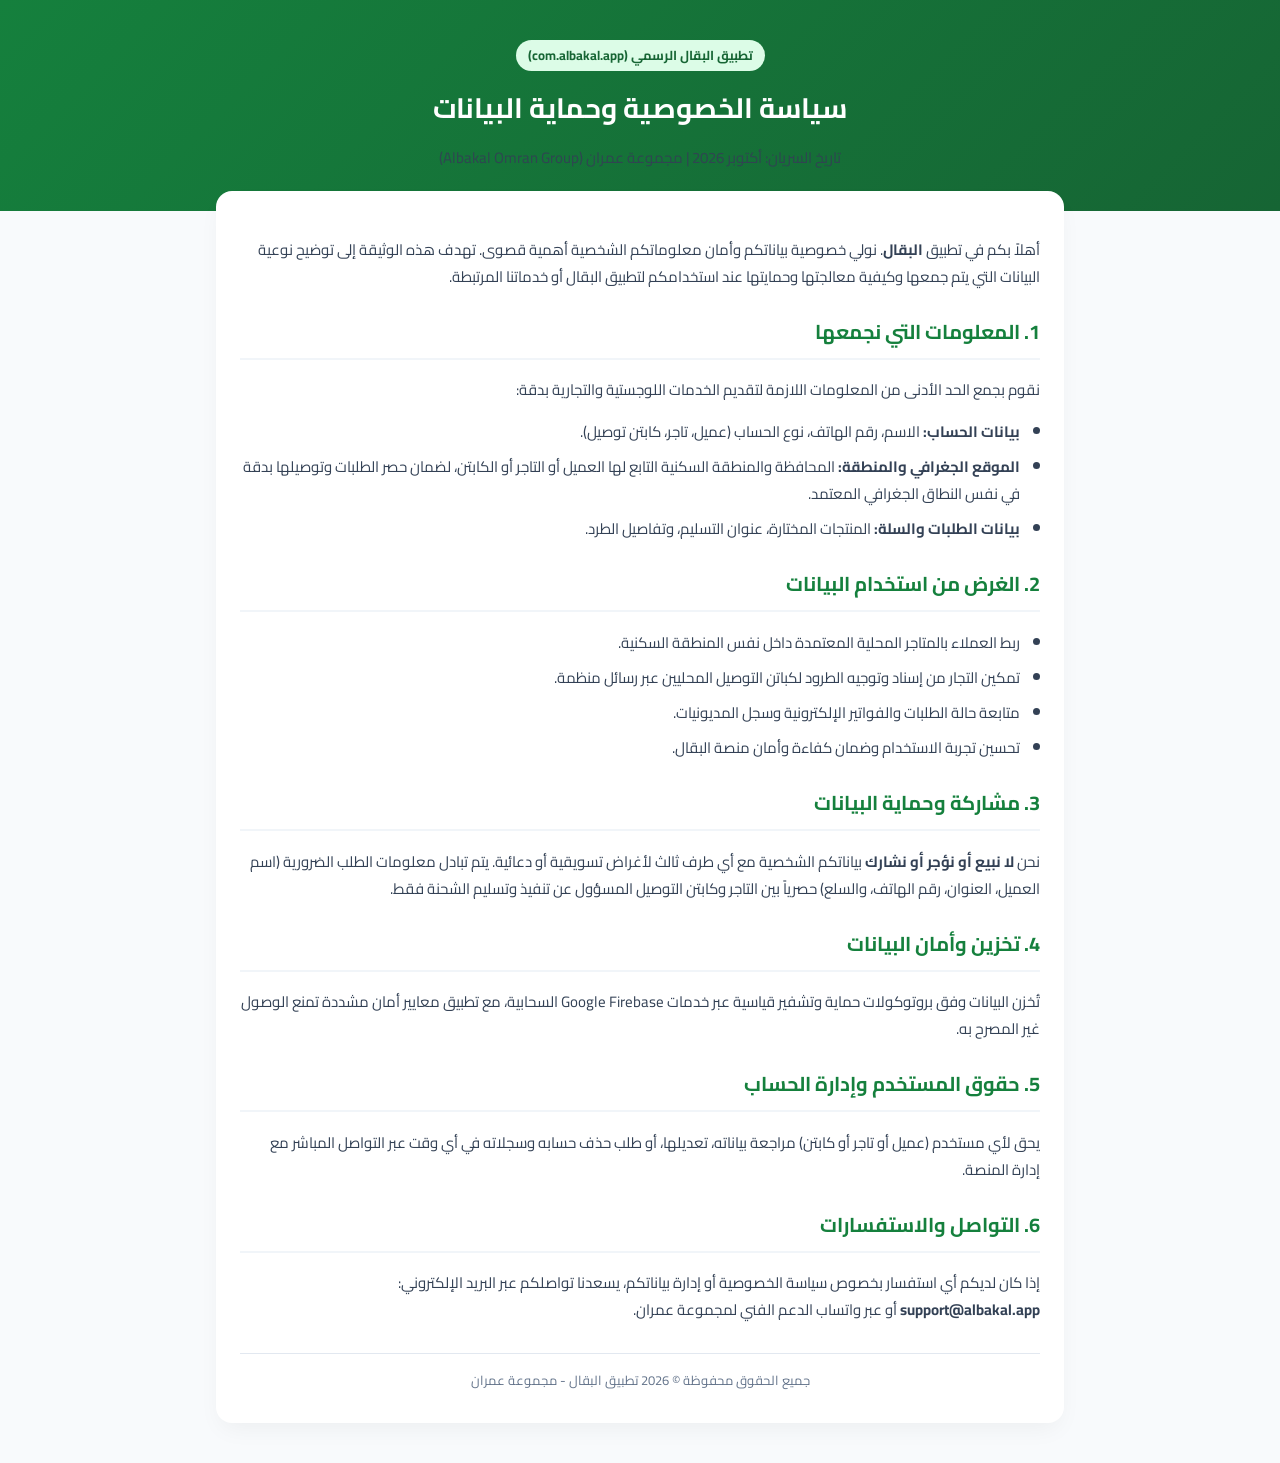
<file: privacy.html>
<!DOCTYPE html>
<html lang="ar" dir="rtl">
<head>
  <meta charset="UTF-8">
  <meta name="viewport" content="width=device-width, initial-scale=1.0">
  <title>سياسة الخصوصية - تطبيق البقال | Albakal</title>
  <link href="https://fonts.googleapis.com/css2?family=Cairo:wght@400;600;700;800&display=swap" rel="stylesheet">
  <style>
    body {
      font-family: 'Cairo', sans-serif;
      background-color: #f8fafc;
      color: #1e293b;
      line-height: 1.8;
      margin: 0;
      padding: 0;
    }
    .header {
      background: linear-gradient(135deg, #15803d 0%, #166534 100%);
      color: white;
      padding: 40px 20px;
      text-align: center;
    }
    .header h1 {
      margin: 0 0 10px 0;
      font-size: 28px;
    }
    .header p {
      margin: 0;
      opacity: 0.9;
      font-size: 15px;
    }
    .container {
      max-width: 800px;
      margin: -20px auto 40px auto;
      background: white;
      border-radius: 16px;
      box-shadow: 0 10px 25px -5px rgba(0, 0, 0, 0.05);
      padding: 30px 24px;
    }
    h2 {
      color: #15803d;
      font-size: 20px;
      border-bottom: 2px solid #f1f5f9;
      padding-bottom: 8px;
      margin-top: 24px;
    }
    p, ul {
      font-size: 15px;
      color: #334155;
    }
    ul {
      padding-right: 20px;
    }
    li {
      margin-bottom: 8px;
    }
    .badge {
      display: inline-block;
      background: #dcfce7;
      color: #166534;
      padding: 4px 12px;
      border-radius: 999px;
      font-weight: 700;
      font-size: 13px;
      margin-bottom: 12px;
    }
    .footer {
      text-align: center;
      font-size: 13px;
      color: #64748b;
      margin-top: 30px;
      padding-top: 15px;
      border-top: 1px solid #e2e8f0;
    }
  </style>
</head>
<body>
  <div class="header">
    <div class="badge">تطبيق البقال الرسمي (com.albakal.app)</div>
    <h1>سياسة الخصوصية وحماية البيانات</h1>
    <p>تاريخ السريان: أكتوبر 2026 | مجموعة عمران (Albakal Omran Group)</p>
  </div>

  <div class="container">
    <p>
      أهلاً بكم في تطبيق <strong>البقال</strong>. نولي خصوصية بياناتكم وأمان معلوماتكم الشخصية أهمية قصوى. تهدف هذه الوثيقة إلى توضيح نوعية البيانات التي يتم جمعها وكيفية معالجتها وحمايتها عند استخدامكم لتطبيق البقال أو خدماتنا المرتبطة.
    </p>

    <h2>1. المعلومات التي نجمعها</h2>
    <p>نقوم بجمع الحد الأدنى من المعلومات اللازمة لتقديم الخدمات اللوجستية والتجارية بدقة:</p>
    <ul>
      <li><strong>بيانات الحساب:</strong> الاسم، رقم الهاتف، نوع الحساب (عميل، تاجر، كابتن توصيل).</li>
      <li><strong>الموقع الجغرافي والمنطقة:</strong> المحافظة والمنطقة السكنية التابع لها العميل أو التاجر أو الكابتن، لضمان حصر الطلبات وتوصيلها بدقة في نفس النطاق الجغرافي المعتمد.</li>
      <li><strong>بيانات الطلبات والسلة:</strong> المنتجات المختارة، عنوان التسليم، وتفاصيل الطرد.</li>
    </ul>

    <h2>2. الغرض من استخدام البيانات</h2>
    <ul>
      <li>ربط العملاء بالمتاجر المحلية المعتمدة داخل نفس المنطقة السكنية.</li>
      <li>تمكين التجار من إسناد وتوجيه الطرود لكباتن التوصيل المحليين عبر رسائل منظمة.</li>
      <li>متابعة حالة الطلبات والفواتير الإلكترونية وسجل المديونيات.</li>
      <li>تحسين تجربة الاستخدام وضمان كفاءة وأمان منصة البقال.</li>
    </ul>

    <h2>3. مشاركة وحماية البيانات</h2>
    <p>
      نحن <strong>لا نبيع أو نؤجر أو نشارك</strong> بياناتكم الشخصية مع أي طرف ثالث لأغراض تسويقية أو دعائية. يتم تبادل معلومات الطلب الضرورية (اسم العميل، العنوان، رقم الهاتف، والسلع) حصرياً بين التاجر وكابتن التوصيل المسؤول عن تنفيذ وتسليم الشحنة فقط.
    </p>

    <h2>4. تخزين وأمان البيانات</h2>
    <p>
      تُخزن البيانات وفق بروتوكولات حماية وتشفير قياسية عبر خدمات Google Firebase السحابية، مع تطبيق معايير أمان مشددة تمنع الوصول غير المصرح به.
    </p>

    <h2>5. حقوق المستخدم وإدارة الحساب</h2>
    <p>
      يحق لأي مستخدم (عميل أو تاجر أو كابتن) مراجعة بياناته، تعديلها، أو طلب حذف حسابه وسجلاته في أي وقت عبر التواصل المباشر مع إدارة المنصة.
    </p>

    <h2>6. التواصل والاستفسارات</h2>
    <p>
      إذا كان لديكم أي استفسار بخصوص سياسة الخصوصية أو إدارة بياناتكم، يسعدنا تواصلكم عبر البريد الإلكتروني:
      <br>
      <strong>support@albakal.app</strong> أو عبر واتساب الدعم الفني لمجموعة عمران.
    </p>

    <div class="footer">
      جميع الحقوق محفوظة &copy; 2026 تطبيق البقال - مجموعة عمران
    </div>
  </div>
</body>
</html>
</file>
